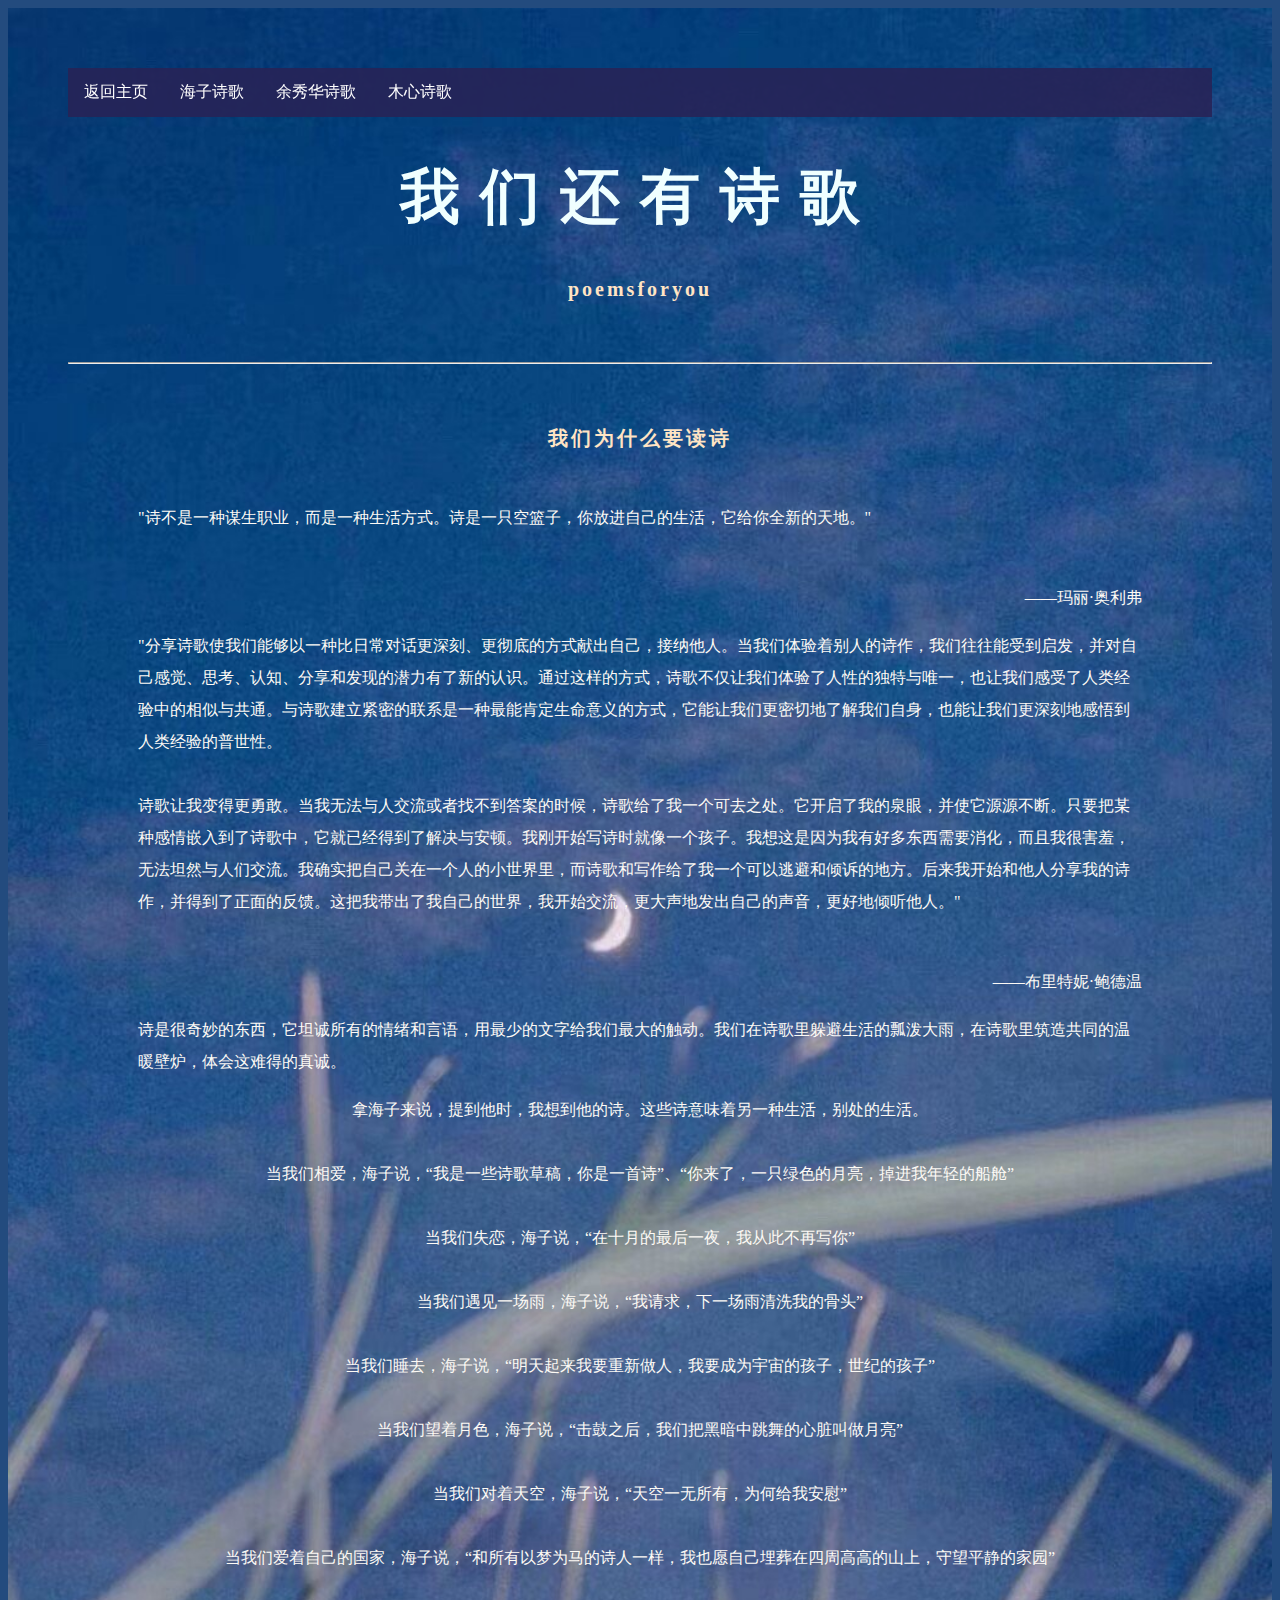
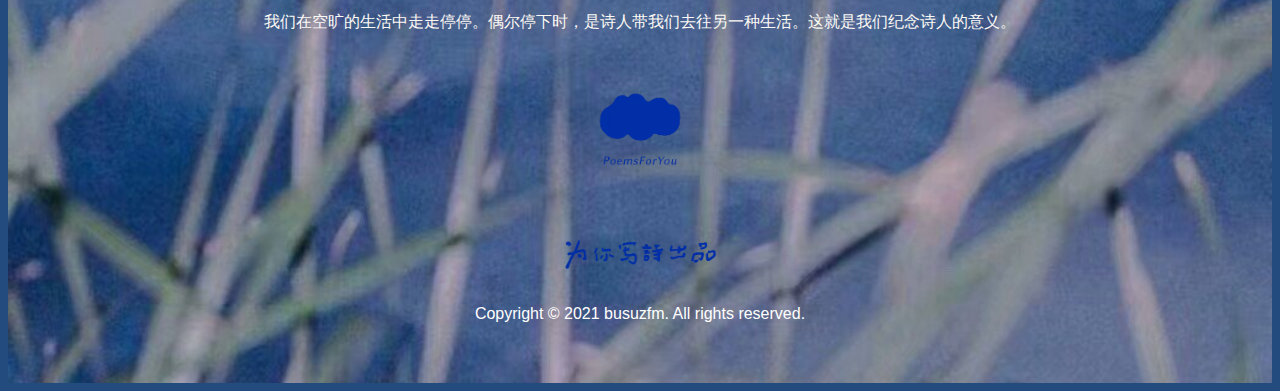
<file: index.html>
<html>
    <head>
        <meta charset="UTF-8">
        <title>Poems for you</title>
        <link rel="stylesheet" href="poemsforyou.css">
    </head>
    <body style="background-color: 234b7e;">
        <div class="header">
          <ul >
            <li><a class="active" href="index.html">返回主页</a></li>
            <li><a href="海子.html">海子诗歌</a></li>
            <li><a href="余秀华.html">余秀华诗歌</a></li>
            <li><a href="木心.html">木心诗歌</a></li>
          </ul>
            <h1>我们还有诗歌 </h1>
            <h2>poemsforyou</h2>
            <br>
                <br>
            <hr/>
            <br>
                <br>
              <h2>我们为什么要读诗</h2>
            <br>
              <p align=left>
                "诗不是一种谋生职业，而是一种生活方式。诗是一只空篮子，你放进自己的生活，它给你全新的天地。"
                <br>
                <br>
                <p align=right>
                ——玛丽·奥利弗</p>
              <p align=left>
                "分享诗歌使我们能够以一种比日常对话更深刻、更彻底的方式献出自己，接纳他人。当我们体验着别人的诗作，我们往往能受到启发，并对自己感觉、思考、认知、分享和发现的潜力有了新的认识。通过这样的方式，诗歌不仅让我们体验了人性的独特与唯一，也让我们感受了人类经验中的相似与共通。与诗歌建立紧密的联系是一种最能肯定生命意义的方式，它能让我们更密切地了解我们自身，也能让我们更深刻地感悟到人类经验的普世性。
                <br>
                <br>
                诗歌让我变得更勇敢。当我无法与人交流或者找不到答案的时候，诗歌给了我一个可去之处。它开启了我的泉眼，并使它源源不断。只要把某种感情嵌入到了诗歌中，它就已经得到了解决与安顿。我刚开始写诗时就像一个孩子。我想这是因为我有好多东西需要消化，而且我很害羞，无法坦然与人们交流。我确实把自己关在一个人的小世界里，而诗歌和写作给了我一个可以逃避和倾诉的地方。后来我开始和他人分享我的诗作，并得到了正面的反馈。这把我带出了我自己的世界，我开始交流，更大声地发出自己的声音，更好地倾听他人。"
                <br>
                <br>
                <p align=right>
                ——布里特妮·鲍德温</p>
                <p align=left>诗是很奇妙的东西，它坦诚所有的情绪和言语，用最少的文字给我们最大的触动。我们在诗歌里躲避生活的瓢泼大雨，在诗歌里筑造共同的温暖壁炉，体会这难得的真诚。</p>

                <p>
                  拿海子来说，提到他时，我想到他的诗。这些诗意味着另一种生活，别处的生活。
                  <br>
                  <br>
                  当我们相爱，海子说，“我是一些诗歌草稿，你是一首诗”、“你来了，一只绿色的月亮，掉进我年轻的船舱”
                  <br>
                  <br>
                  当我们失恋，海子说，“在十月的最后一夜，我从此不再写你”
                  <br>
                  <br>
                  当我们遇见一场雨，海子说，“我请求，下一场雨清洗我的骨头”
                <br>
                <br>
                  当我们睡去，海子说，“明天起来我要重新做人，我要成为宇宙的孩子，世纪的孩子”
                  <br>
                  <br>
                  当我们望着月色，海子说，“击鼓之后，我们把黑暗中跳舞的心脏叫做月亮”
                  <br>
                  <br>
                  当我们对着天空，海子说，“天空一无所有，为何给我安慰”
                  <br>
                  <br>
                  当我们爱着自己的国家，海子说，“和所有以梦为马的诗人一样，我也愿自己埋葬在四周高高的山上，守望平静的家园”
                  <br>
                  <br>
                  我们在空旷的生活中走走停停。偶尔停下时，是诗人带我们去往另一种生活。这就是我们纪念诗人的意义。
                </p>
          <div >
          <img src="images/the cloud.PNG" width= 150px>
          <br>
          <img src="images/为你写诗出品.PNG" width= 200px>
          </div>
          <span style="color:white; font-family:arial;">
            Copyright  &copy; 2021 busuzfm. All rights reserved. </span>  

    </body>
</html>
</file>
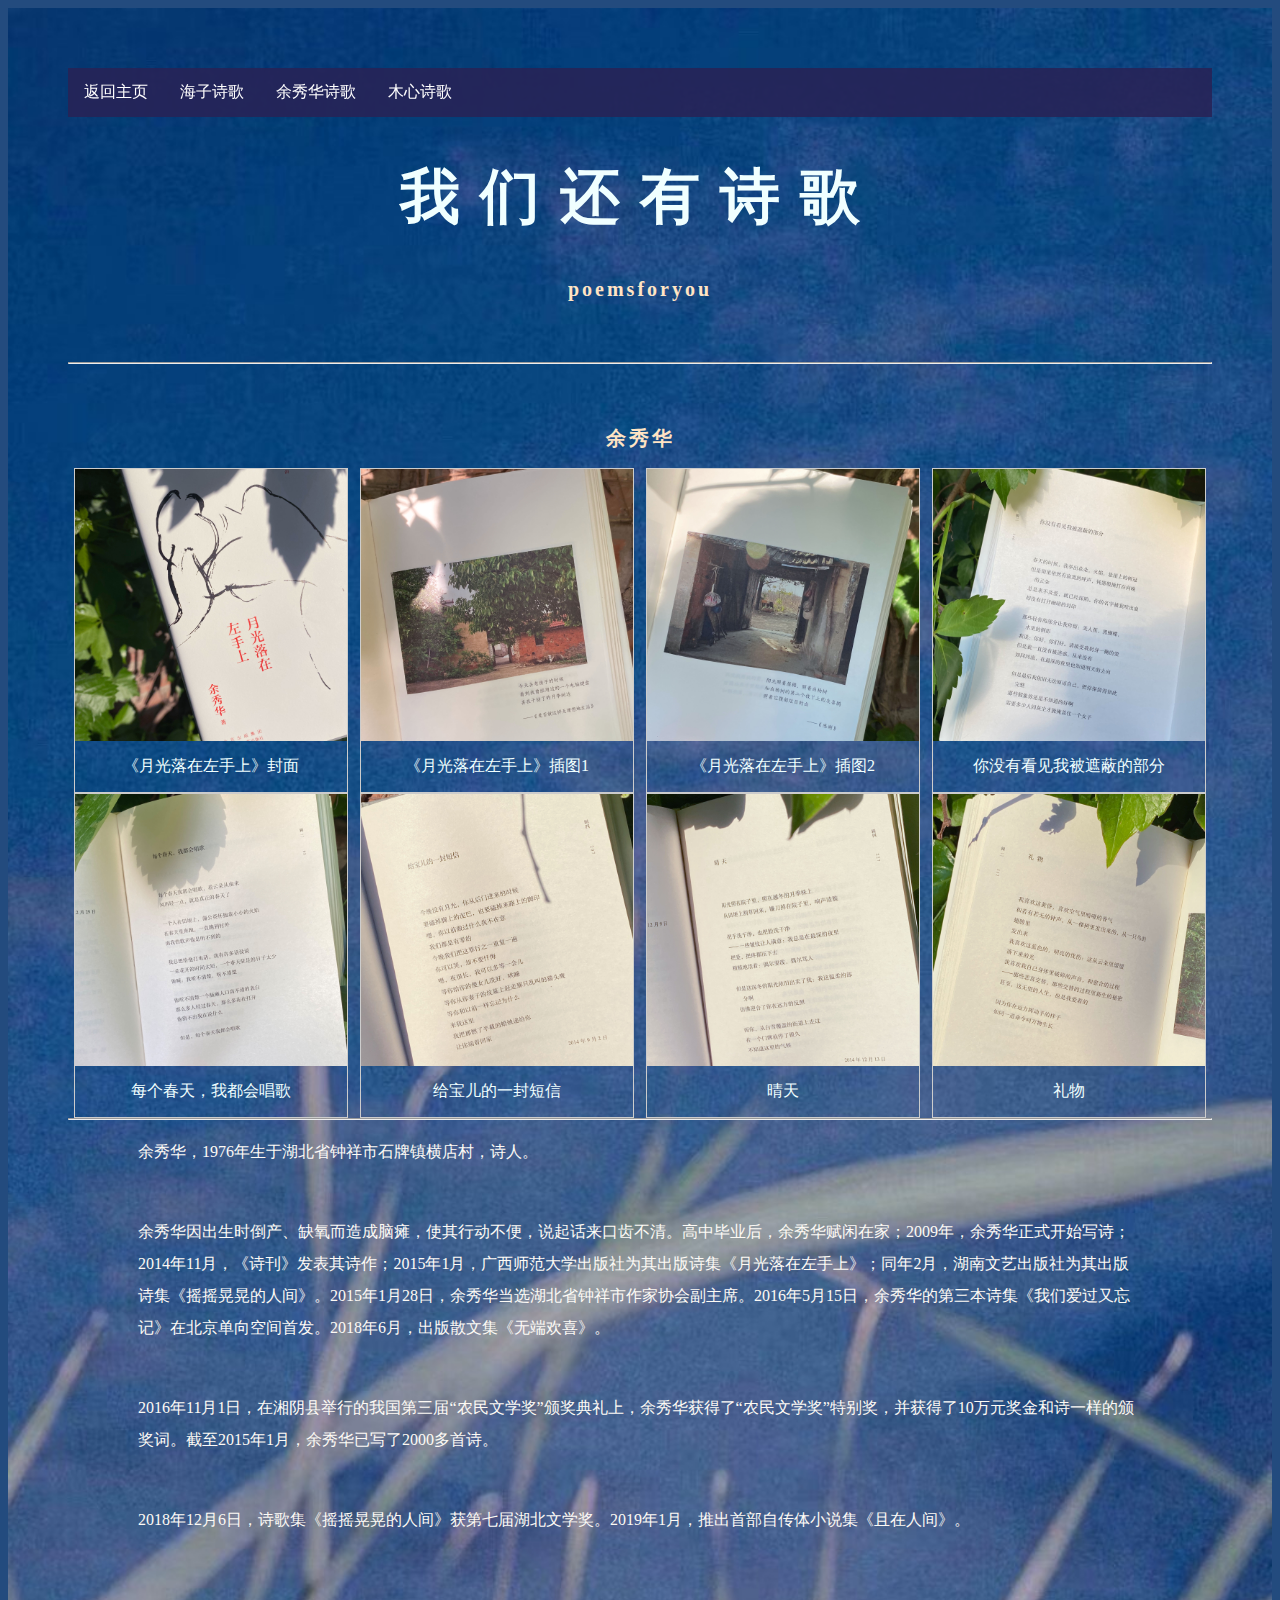
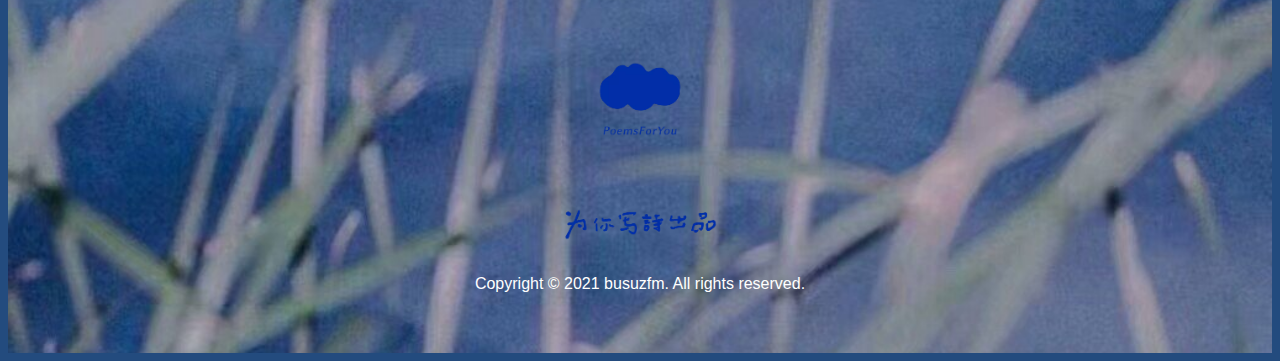
<file: 余秀华.html>
<html>
    <head>
        <meta charset="UTF-8">
        <title>余秀华</title>
        <link rel="stylesheet" href="poemsforyou.css">
    </head>
    <body style="background-color: 234b7e;">
        <div class="header">
          <ul >
            <li><a class="active" href="index.html">返回主页</a></li>
            <li><a href="海子.html">海子诗歌</a></li>
            <li><a href="余秀华.html">余秀华诗歌</a></li>
            <li><a href="木心.html">木心诗歌</a></li>
          </ul>
            <h1>我们还有诗歌 </h1>
            <h2>poemsforyou</h2>
            <br>
            <br>
            <hr/>
            <br>
            <br>
              <h2>余秀华</h2>
              <div class="responsive">
                <div class="gallery">
                  <a target="_blank" href="images/余秀华/余秀华1.JPG">
                    <img src="images/余秀华/余秀华1.JPG" alt="余秀华1" width="400" height="400">
                  </a>
                  <div class="desc">《月光落在左手上》封面</div>
                </div>
              </div>
              <div class="responsive">
                <div class="gallery">
                  <a target="_blank" href="images/余秀华/余秀华2.JPG">
                    <img src="images/余秀华/余秀华2.JPG" alt="余秀华2" width="400" height="400">
                  </a>
                  <div class="desc">《月光落在左手上》插图1</div>
                </div>
              </div>
              
              <div class="responsive">
                <div class="gallery">
                  <a target="_blank" href="images/余秀华/余秀华3.JPG">
                    <img src="images/余秀华/余秀华3.JPG" alt="余秀华3" width="400" height="400">
                  </a>
                  <div class="desc">《月光落在左手上》插图2</div>
                </div>
              </div>
              
              <div class="responsive">
                <div class="gallery">
                  <a target="_blank" href="images/余秀华/余秀华4.JPG">
                    <img src="images/余秀华/余秀华4.JPG" alt="余秀华4" width="400" height="400">
                  </a>
                  <div class="desc">你没有看见我被遮蔽的部分</div>
                </div>
              </div>
              <div class="responsive">
                <div class="gallery">
                  <a target="_blank" href="images/余秀华/余秀华5.JPG">
                    <img src="images/余秀华/余秀华5.JPG" alt="余秀华5" width="400" height="400">
                  </a>
                  <div class="desc">每个春天，我都会唱歌</div>
                </div>
              </div>
              <div class="responsive">
                <div class="gallery">
                  <a target="_blank" href="images/余秀华/余秀华6.JPG">
                    <img src="images/余秀华/余秀华6.JPG" alt="余秀华6" width="400" height="400">
                  </a>
                  <div class="desc">给宝儿的一封短信</div>
                </div>
              </div>
              <div class="responsive">
                <div class="gallery">
                  <a target="_blank" href="images/余秀华/余秀华7.JPG">
                    <img src="images/余秀华/余秀华7.JPG" alt="余秀华7" width="400" height="400">
                  </a>
                  <div class="desc">晴天</div>
                </div>
              </div>
              <div class="responsive">
                <div class="gallery">
                  <a target="_blank" href="images/余秀华/余秀华8.JPG">
                    <img src="images/余秀华/余秀华8.JPG" alt="余秀华8" width="400" height="400">
                  </a>
                  <div class="desc">礼物</div>
                </div>
              </div>
              <br>     
              <br>         
              <hr>
              </p>
              <p>
                <p align=left>余秀华，1976年生于湖北省钟祥市石牌镇横店村，诗人。
                <br>
                <br>
                <p align=left>余秀华因出生时倒产、缺氧而造成脑瘫，使其行动不便，说起话来口齿不清。高中毕业后，余秀华赋闲在家；2009年，余秀华正式开始写诗；2014年11月，《诗刊》发表其诗作；2015年1月，广西师范大学出版社为其出版诗集《月光落在左手上》；同年2月，湖南文艺出版社为其出版诗集《摇摇晃晃的人间》。2015年1月28日，余秀华当选湖北省钟祥市作家协会副主席。2016年5月15日，余秀华的第三本诗集《我们爱过又忘记》在北京单向空间首发。2018年6月，出版散文集《无端欢喜》。
                <br>
                <br>
                <p align=left>2016年11月1日，在湘阴县举行的我国第三届“农民文学奖”颁奖典礼上，余秀华获得了“农民文学奖”特别奖，并获得了10万元奖金和诗一样的颁奖词。截至2015年1月，余秀华已写了2000多首诗。
                <br>
                <br>
                <p align=left>2018年12月6日，诗歌集《摇摇晃晃的人间》获第七届湖北文学奖。2019年1月，推出首部自传体小说集《且在人间》。
                </p>
                <br>
                <br>
                <br>
                <br>
                <div >
                  <img src="images/the cloud.PNG" width= 150px>
                  <br>
                  <img src="images/为你写诗出品.PNG" width= 200px>
                  </div>
                  <span style="color:white; font-family:arial;">
                    Copyright  &copy; 2021 busuzfm. All rights reserved. </span>  
            </body>
</html>
</file>
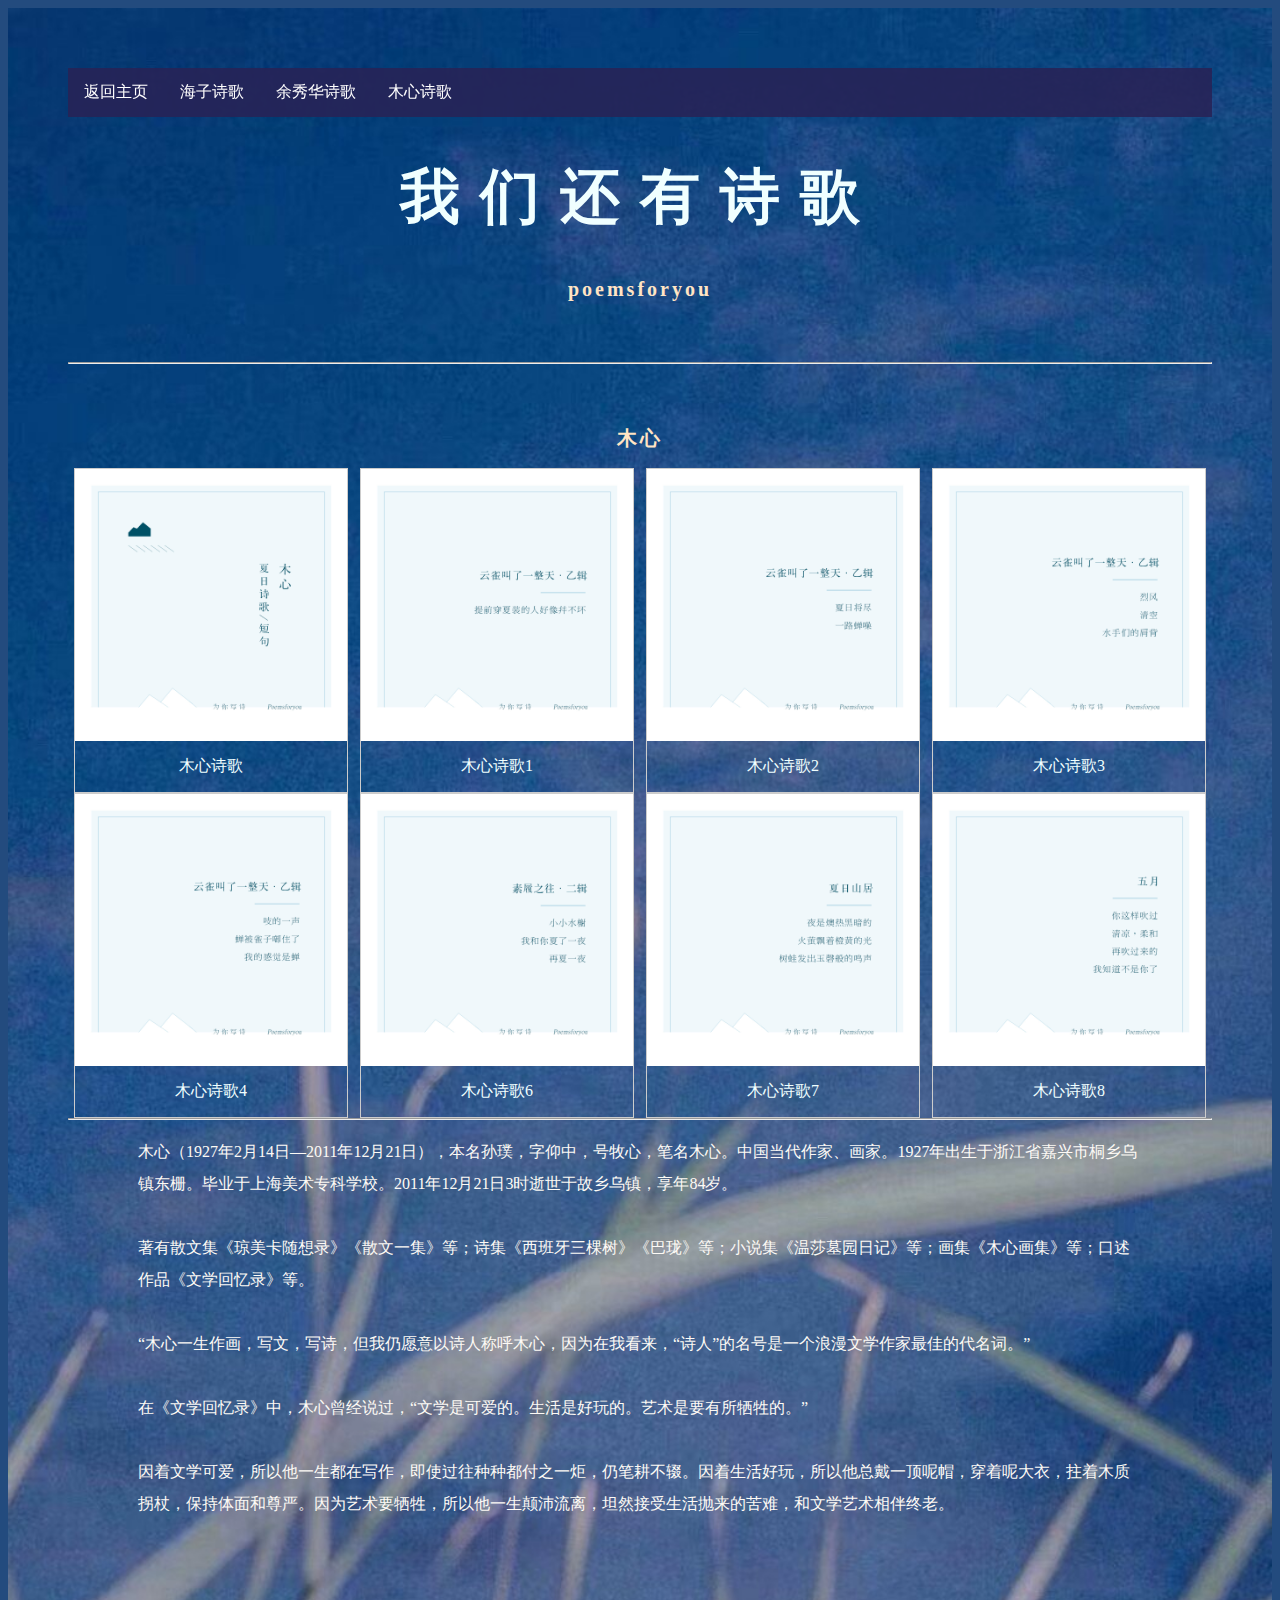
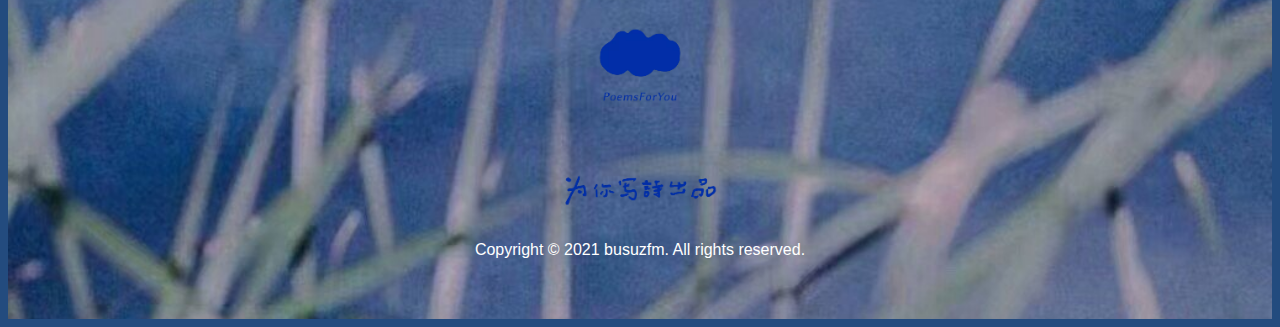
<file: 木心.html>
<html>
    <head>
        <meta charset="UTF-8">
        <title>木心</title>
        <link rel="stylesheet" href="poemsforyou.css">
    </head>
    <body style="background-color: 234b7e;">
        <div class="header">
          <ul >
            <li><a class="active" href="index.html">返回主页</a></li>
            <li><a href="海子.html">海子诗歌</a></li>
            <li><a href="余秀华.html">余秀华诗歌</a></li>
            <li><a href="木心.html">木心诗歌</a></li>
          </ul>
            <h1>我们还有诗歌 </h1>
            <h2>poemsforyou</h2>
            <br>
            <br>
            <hr/>
            <br>
            <br>
              <h2>木心</h2>
              <div class="responsive">
                <div class="gallery">
                  <a target="_blank" href="images/木心/木心5.JPG">
                    <img src="images/木心/木心5.JPG" alt="木心5" width="400" height="400">
                  </a>
                  <div class="desc">木心诗歌</div>
                </div>
              </div>
              <div class="responsive">
                <div class="gallery">
                  <a target="_blank" href="images/木心/木心1.JPG">
                    <img src="images/木心/木心1.JPG" alt="木心1" width="400" height="400">
                  </a>
                  <div class="desc">木心诗歌1</div>
                </div>
              </div>
              <div class="responsive">
                <div class="gallery">
                  <a target="_blank" href="images/木心/木心2.JPG">
                    <img src="images/木心/木心2.JPG" alt="木心2" width="400" height="400">
                  </a>
                  <div class="desc">木心诗歌2</div>
                </div>
              </div>
              <div class="responsive">
                <div class="gallery">
                  <a target="_blank" href="images/木心/木心3.JPG">
                    <img src="images/木心/木心3.JPG" alt="木心3" width="400" height="400">
                  </a>
                  <div class="desc">木心诗歌3</div>
                </div>
              </div>
              <div class="responsive">
                <div class="gallery">
                  <a target="_blank" href="images/木心/木心4.JPG">
                    <img src="images/木心/木心4.JPG" alt="木心4" width="400" height="400">
                  </a>
                  <div class="desc">木心诗歌4</div>
                </div>
              </div>
              <div class="responsive">
                <div class="gallery">
                  <a target="_blank" href="images/木心/木心6.JPG">
                    <img src="images/木心/木心6.JPG" alt="木心6" width="400" height="400">
                  </a>
                  <div class="desc">木心诗歌6</div>
                </div>
              </div>
              <div class="responsive">
                <div class="gallery">
                  <a target="_blank" href="images/木心/木心7.JPG">
                    <img src="images/木心/木心7.JPG" alt="木心7" width="400" height="400">
                  </a>
                  <div class="desc">木心诗歌7</div>
                </div>
              </div>
              <div class="responsive">
                <div class="gallery">
                  <a target="_blank" href="images/木心/木心8.JPG">
                    <img src="images/木心/木心8.JPG" alt="木心8" width="400" height="400">
                  </a>
                  <div class="desc">木心诗歌8</div>
                </div>
              </div>
              <br>     
              <br>         
              <hr>
              </p>
              <p>
                <p align=left>木心（1927年2月14日—2011年12月21日），本名孙璞，字仰中，号牧心，笔名木心。中国当代作家、画家。1927年出生于浙江省嘉兴市桐乡乌镇东栅。毕业于上海美术专科学校。2011年12月21日3时逝世于故乡乌镇，享年84岁。
                <br>
                <br>
                著有散文集《琼美卡随想录》《散文一集》等；诗集《西班牙三棵树》《巴珑》等；小说集《温莎墓园日记》等；画集《木心画集》等；口述作品《文学回忆录》等。
                <br>
                <br>
                “木心一生作画，写文，写诗，但我仍愿意以诗人称呼木心，因为在我看来，“诗人”的名号是一个浪漫文学作家最佳的代名词。”                <br>
                <br>
                在《文学回忆录》中，木心曾经说过，“文学是可爱的。生活是好玩的。艺术是要有所牺牲的。”
                <br>
                <br>
                因着文学可爱，所以他一生都在写作，即使过往种种都付之一炬，仍笔耕不辍。因着生活好玩，所以他总戴一顶呢帽，穿着呢大衣，拄着木质拐杖，保持体面和尊严。因为艺术要牺牲，所以他一生颠沛流离，坦然接受生活抛来的苦难，和文学艺术相伴终老。
                </p>
                <br>
                <br>
                <br>
                <div >
                  <img src="images/the cloud.PNG" width= 150px>
                  <br>
                  <img src="images/为你写诗出品.PNG" width= 200px>
                  </div>
                  <span style="color:white; font-family:arial;">
                    Copyright  &copy; 2021 busuzfm. All rights reserved. </span>  
            </body>
</html>
</file>
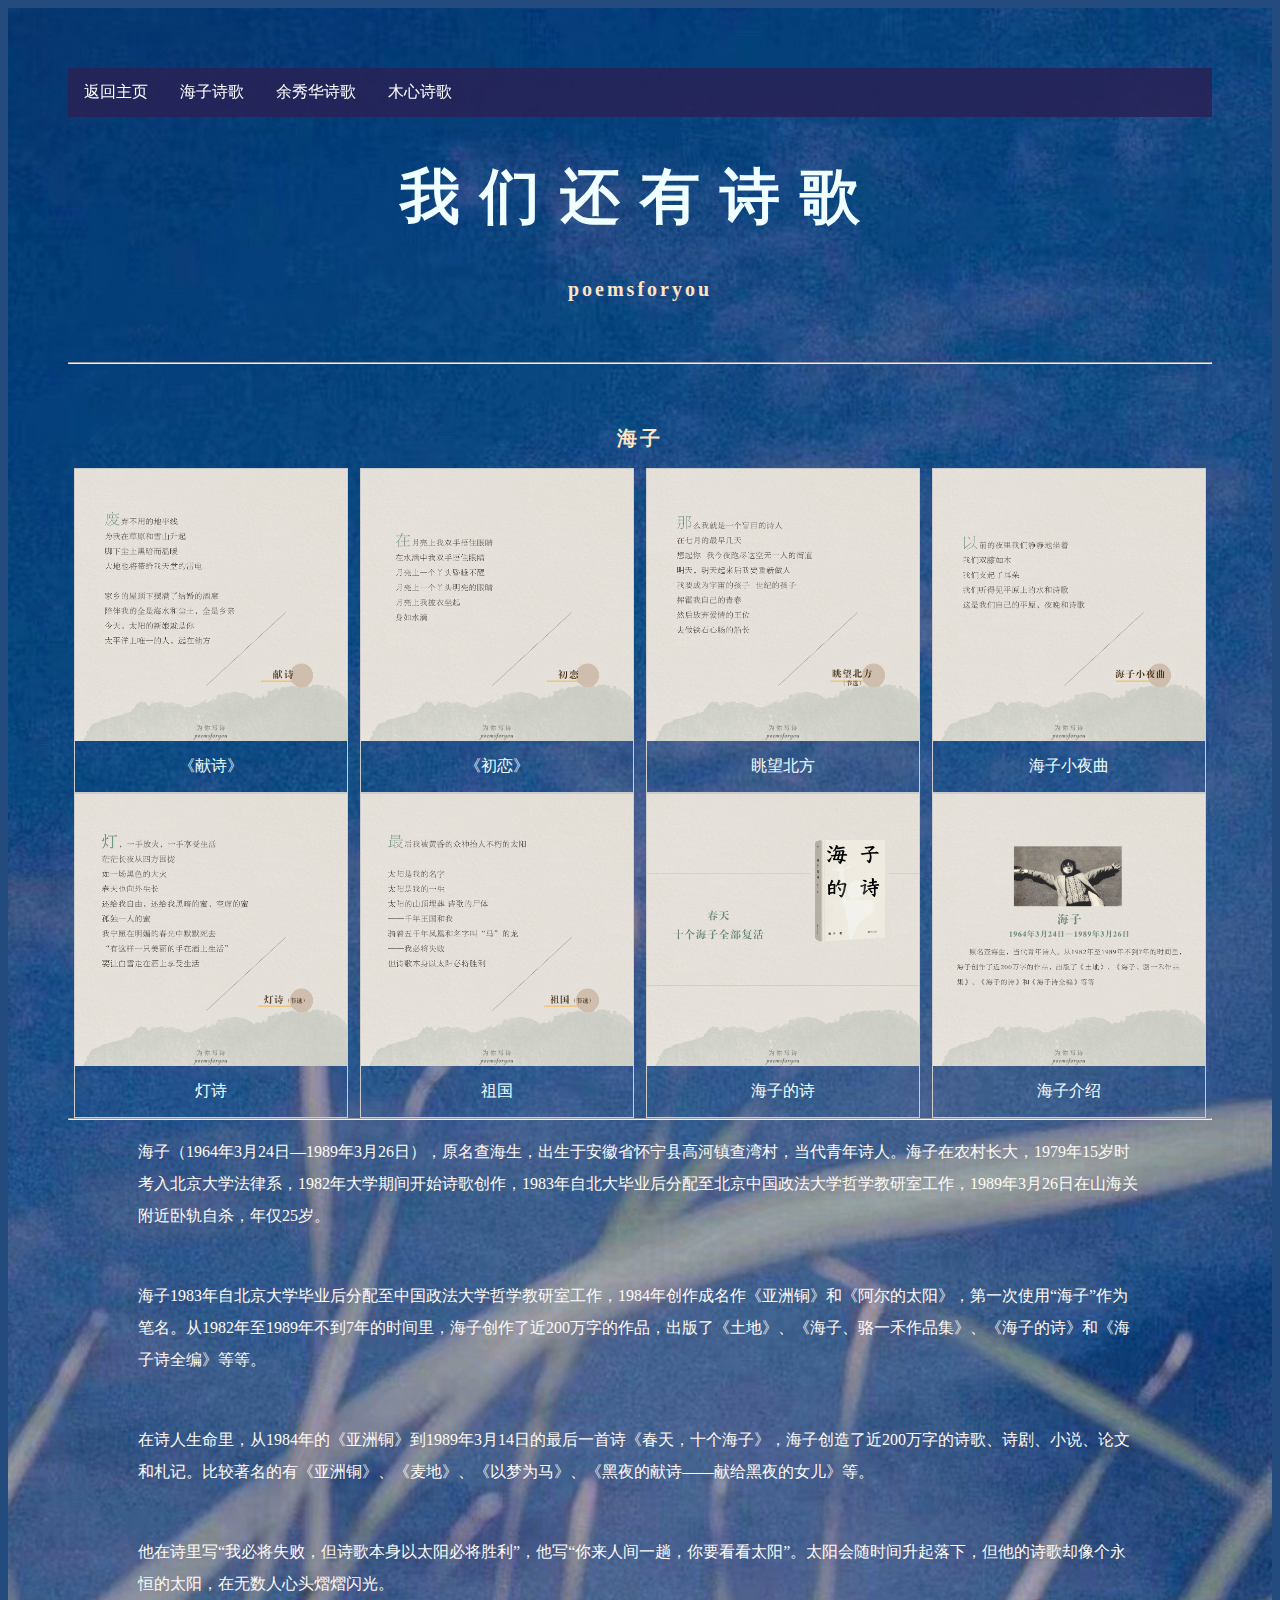
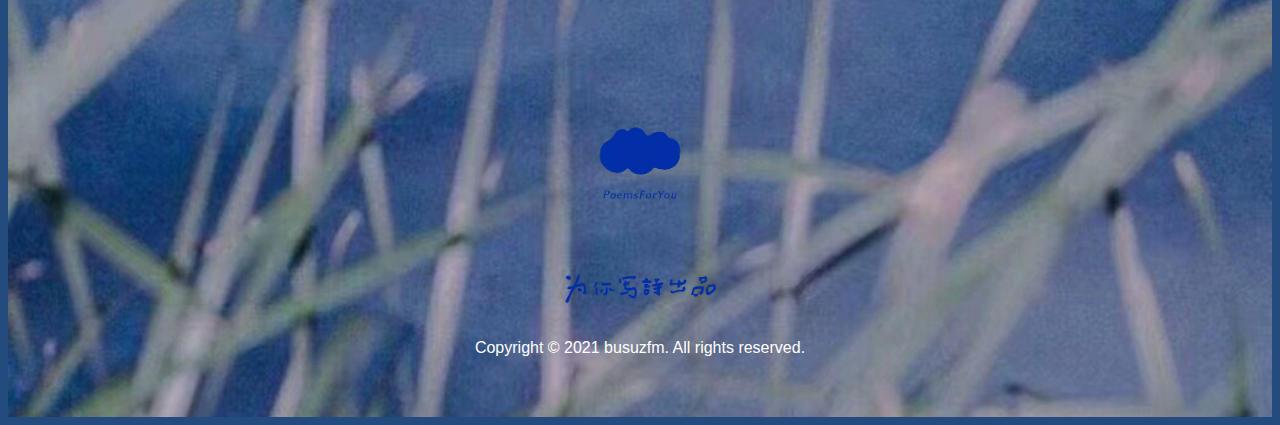
<file: 海子.html>
<html>
    <head>
        <meta charset="UTF-8">
        <title>海子</title>
        <link rel="stylesheet" href="poemsforyou.css">
    </head>
    <body style="background-color: 234b7e;">
        <div class="header">
          <ul >
            <li><a class="active" href="index.html">返回主页</a></li>
            <li><a href="海子.html">海子诗歌</a></li>
            <li><a href="余秀华.html">余秀华诗歌</a></li>
            <li><a href="木心.html">木心诗歌</a></li>
          </ul>
            <h1>我们还有诗歌 </h1>
            <h2>poemsforyou</h2>
            <br>
                <br>
            <hr/>
            <br>
                <br>
              <h2>海子</h2>
              <div class="responsive">
                <div class="gallery">
                  <a target="_blank" href="images/海子/海子1.JPG">
                    <img src="images/海子/海子1.JPG" alt="黄色郁金香" width="400" height="400">
                  </a>
                  <div class="desc">《献诗》</div>
                </div>
              </div>
              <div class="responsive">
                <div class="gallery">
                  <a target="_blank" href="images/海子/海子2.JPG">
                    <img src="images/海子/海子2.JPG" alt="海子2" width="400" height="400">
                  </a>
                  <div class="desc">《初恋》</div>
                </div>
              </div>
              
              <div class="responsive">
                <div class="gallery">
                  <a target="_blank" href="images/海子/海子3.JPG">
                    <img src="images/海子/海子3.JPG" alt="海子3" width="400" height="400">
                  </a>
                  <div class="desc">眺望北方</div>
                </div>
              </div>
              
              <div class="responsive">
                <div class="gallery">
                  <a target="_blank" href="images/海子/海子7.JPG">
                    <img src="images/海子/海子7.JPG" alt="海子7" width="400" height="400">
                  </a>
                  <div class="desc">海子小夜曲</div>
                </div>
              </div>
              <div class="responsive">
                <div class="gallery">
                  <a target="_blank" href="images/海子/海子8.JPG">
                    <img src="images/海子/海子8.JPG" alt="海子8" width="400" height="400">
                  </a>
                  <div class="desc">灯诗</div>
                </div>
              </div>
              <div class="responsive">
                <div class="gallery">
                  <a target="_blank" href="images/海子/海子9.JPG">
                    <img src="images/海子/海子9.JPG" alt="海子9" width="400" height="400">
                  </a>
                  <div class="desc">祖国</div>
                </div>
              </div>
              <div class="responsive">
                <div class="gallery">
                  <a target="_blank" href="images/海子/海子4.JPG">
                    <img src="images/海子/海子4.JPG" alt="海子4" width="400" height="400">
                  </a>
                  <div class="desc">海子的诗</div>
                </div>
              </div>
              <div class="responsive">
                <div class="gallery">
                  <a target="_blank" href="images/海子/海子5.JPG">
                    <img src="images/海子/海子5.JPG" alt="海子5" width="400" height="400">
                  </a>
                  <div class="desc">海子介绍</div>
                </div>
              </div>
              <br>     
              <br>         
              <hr>
              </p>
              <p align=left>
                海子（1964年3月24日—1989年3月26日），原名查海生，出生于安徽省怀宁县高河镇查湾村，当代青年诗人。海子在农村长大，1979年15岁时考入北京大学法律系，1982年大学期间开始诗歌创作，1983年自北大毕业后分配至北京中国政法大学哲学教研室工作，1989年3月26日在山海关附近卧轨自杀，年仅25岁。
                <br>
                <br>
                <p align=left>海子1983年自北京大学毕业后分配至中国政法大学哲学教研室工作，1984年创作成名作《亚洲铜》和《阿尔的太阳》，第一次使用“海子”作为笔名。从1982年至1989年不到7年的时间里，海子创作了近200万字的作品，出版了《土地》、《海子、骆一禾作品集》、《海子的诗》和《海子诗全编》等等。
                <br>
                <br>
                <p align=left>在诗人生命里，从1984年的《亚洲铜》到1989年3月14日的最后一首诗《春天，十个海子》，海子创造了近200万字的诗歌、诗剧、小说、论文和札记。比较著名的有《亚洲铜》、《麦地》、《以梦为马》、《黑夜的献诗——献给黑夜的女儿》等。
                <br>
                <br>
                <p align=left>他在诗里写“我必将失败，但诗歌本身以太阳必将胜利”，他写“你来人间一趟，你要看看太阳”。太阳会随时间升起落下，但他的诗歌却像个永恒的太阳，在无数人心头熠熠闪光。
                </p>
                  <br>
                <br>
                <br>
                <br>
                <div >
                  <img src="images/the cloud.PNG" width= 150px>
                  <br>
                  <img src="images/为你写诗出品.PNG" width= 200px>
                  </div>
                  <span style="color:white; font-family:arial;">
                    Copyright  &copy; 2021 busuzfm. All rights reserved. </span>  
            </body>
</html>
</file>
<file: poemsforyou.css>
h1 {
    color: azure; text-align: center; font-size: 60px;
     letter-spacing: 20px;
}
h2{
    color: bisque;font-size: 20px; text-align: center;
    letter-spacing: 3px;
}
.header {
    background-color:#234b7e;
    background-image: url("images/background\ p4.JPG");
    background-repeat: no-repeat;
    padding: 60px;
    text-align: center;
    background-size: cover;
    background-position：right top;
  }
p{
    color: rgb(253, 250, 245);
    margin-right: 70px;
    margin-left: 70px;
    line-height: 2;
    align-self: center;
}

ul {
  list-style-type: none;
  margin: 0;
  padding: 0;
  overflow: hidden;
  background-color: rgba(39, 35, 87, 0.89);
  position: -webkit-sticky; /* Safari */
  position: sticky;
  top: 0;
}

li {
  float: left;
}

li a {
  display: block;
  color: white;
  text-align: center;
  padding: 14px 16px;
  text-decoration: none;
}

li a:hover {
  background-color: #111;
}

.active {
  background-color：rgba(240, 255, 243, 0.87);
}
div.gallery {
  border: 1px solid #ccc;
}

div.gallery:hover {
  border: 1px solid #777;
}

div.gallery img {
  width: 100%;
  height: auto;
}

div.desc {
  padding: 15px;
  text-align: center;
  color: azure;
}

* {
  box-sizing: border-box;
}

.responsive {
  padding: 0 6px;
  float: left;
  width: 24.99999%;
}

@media only screen and (max-width: 700px) {
  .responsive {
    width: 49.99999%;
    margin: 6px 0;
  }
}

@media only screen and (max-width: 500px) {
  .responsive {
    width: 100%;
  }
}

.clearfix:after {
  content: "";
  display: table;
  clear: both;
}
</file>
